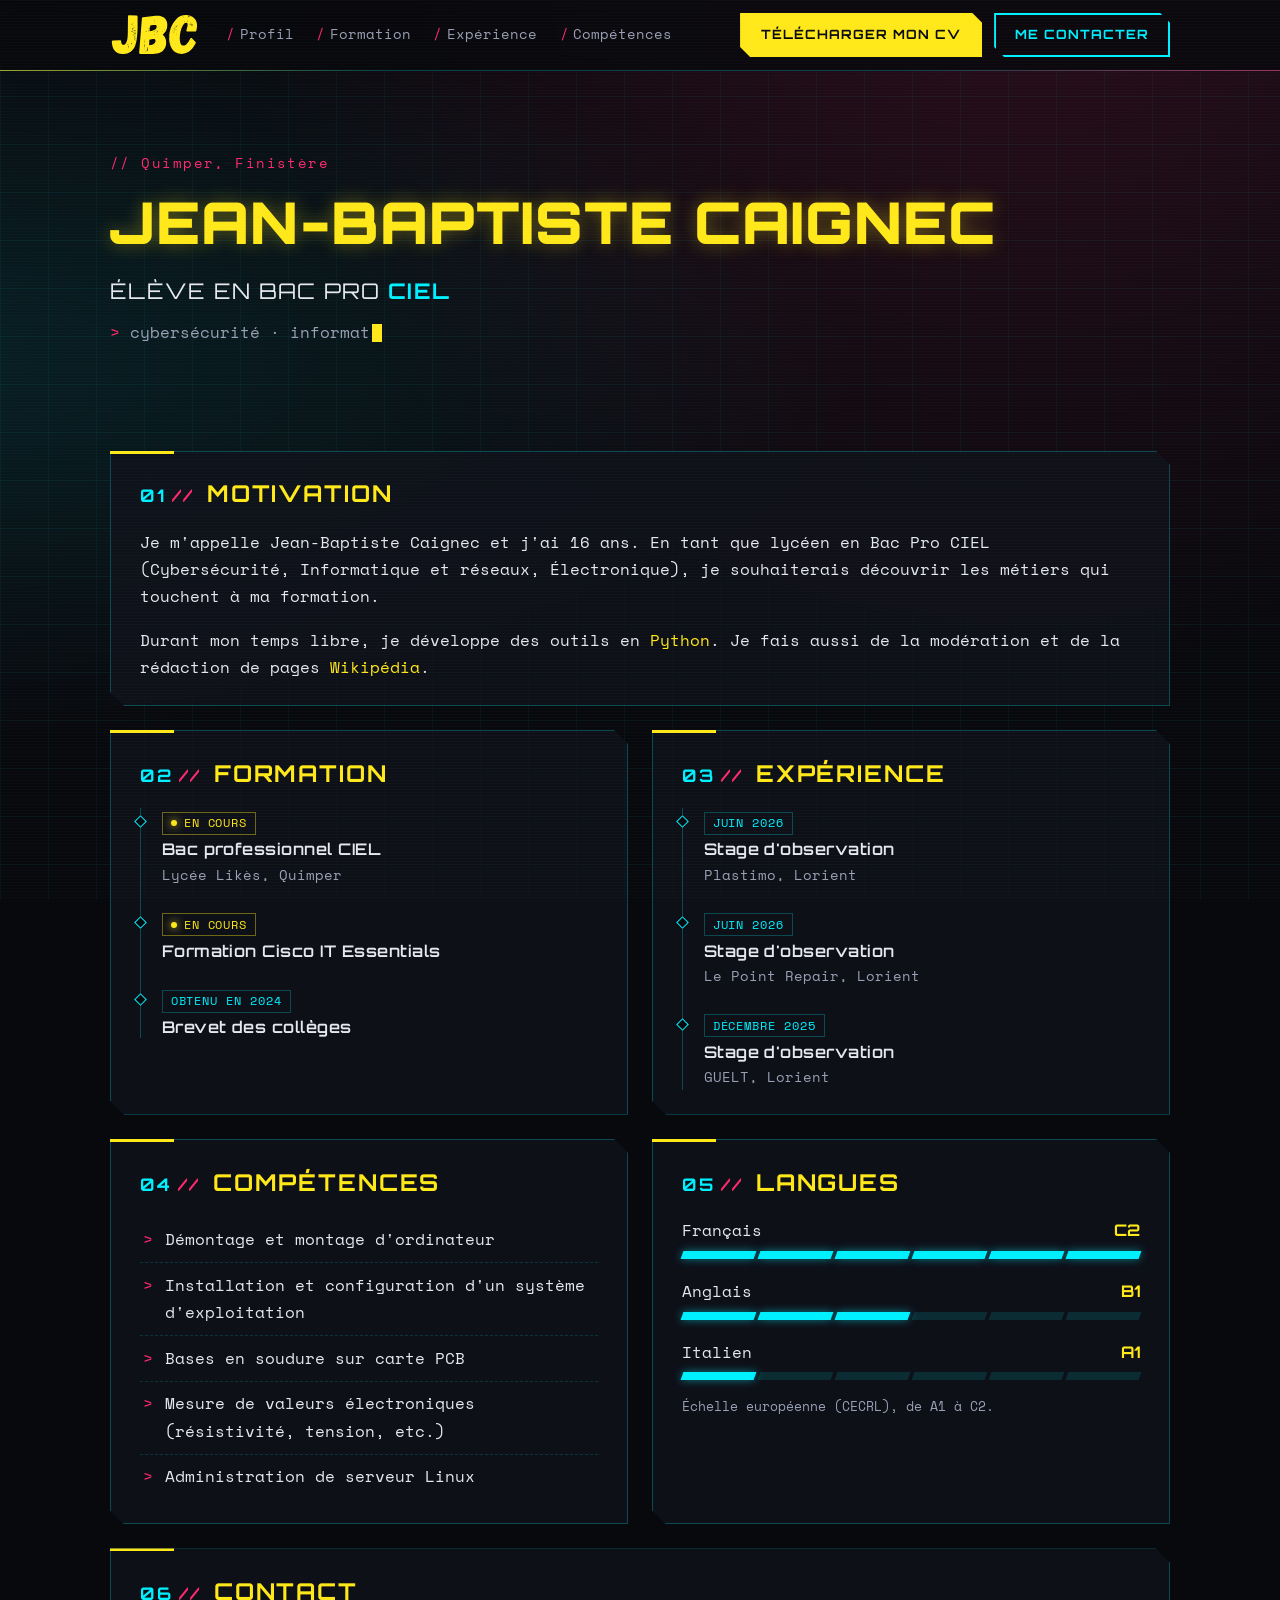
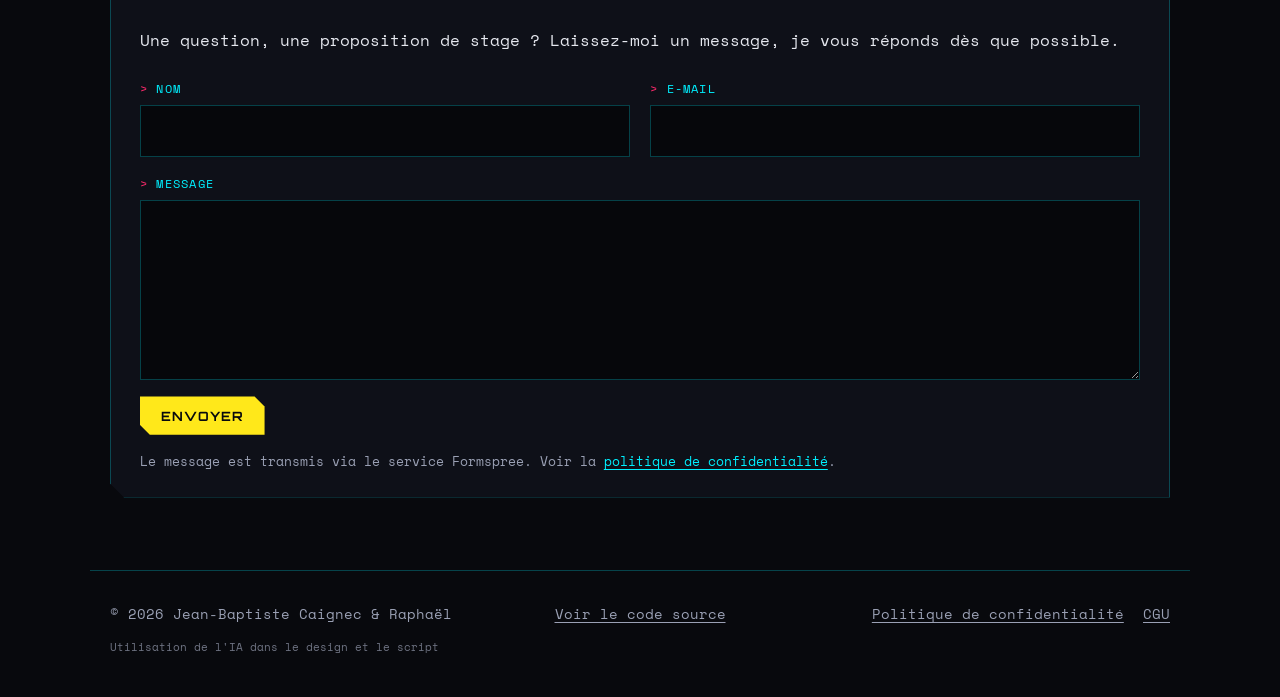
<file: index.html>
<!DOCTYPE html>
<html lang="fr">
<head>
<!--
  Bah alors ? Un peu trop curieux à ce que je vois ?

        .-"""-.
       / .===. \
       \/ 6 6 \/
       ( \___/ )
    ___ooo___ooo___
       je te vois
-->
<meta charset="utf-8">
<meta name="viewport" content="width=device-width, initial-scale=1">
<title>Jean-Baptiste Caignec - Élève Bac Pro CIEL à Quimper</title>
<meta name="description" content="Portfolio de Jean-Baptiste, élève en Bac Pro CIEL au Lycée Likès à Quimper.">
<meta name="author" content="Jean-Baptiste Caignec">
<link rel="canonical" href="https://caignec.eu/">
<link rel="icon" href="/assets/favicon.svg" type="image/svg+xml">
<meta name="theme-color" content="#08090d">
<meta name="color-scheme" content="dark">
<meta property="og:type" content="website">
<meta property="og:site_name" content="Jean-Baptiste Caignec">
<meta property="og:locale" content="fr_FR">
<meta property="og:url" content="https://caignec.eu/">
<meta property="og:title" content="Jean-Baptiste Caignec - Élève Bac Pro CIEL à Quimper">
<meta property="og:description" content="Élève en Bac Pro CIEL au Lycée Likès à Quimper.">
<meta name="twitter:card" content="summary">

<!-- Polices du site, préchargées : sans cela elles ne sont demandées qu'après le CSS. -->
<link rel="preload" href="/assets/polices/orbitron.woff2" as="font" type="font/woff2" crossorigin>
<link rel="preload" href="/assets/polices/space-mono.woff2" as="font" type="font/woff2" crossorigin>
<link rel="stylesheet" href="/style.css">
<script src="/script.js" defer></script>

<script type="application/ld+json">
{
  "@context": "https://schema.org",
  "@type": "Person",
  "name": "Jean-Baptiste Caignec",
  "url": "https://caignec.eu/",
  "jobTitle": "Élève en Bac Pro CIEL",
  "description": "Élève en Bac Pro CIEL au Lycée Likès à Quimper.",
  "alumniOf": {
    "@type": "EducationalOrganization",
    "name": "Lycée Likès",
    "address": {
      "@type": "PostalAddress",
      "addressLocality": "Quimper",
      "addressCountry": "FR"
    }
  },
  "knowsAbout": [
    "Electronique",
    "Réseaux informatiques",
    "Systèmes d'exploitation",
    "Python"
  ],
  "knowsLanguage": ["fr", "en", "it"]
}
</script>
</head>

<body>
  <a class="lien-evitement" href="#contenu">Aller au contenu</a>

  <header class="entete">
    <div class="entete-interieur">
      <a class="logo" href="/" aria-label="Jean-Baptiste Caignec, accueil"></a>
      <nav class="nav" aria-label="Sections">
        <a href="#profil">Profil</a>
        <a href="#formation">Formation</a>
        <a href="#experience">Expérience</a>
        <a href="#competences">Compétences</a>
      </nav>
      <div class="entete-actions">
        <a class="btn btn-primaire" href="/assets/CV_Jean-Baptiste_CAIGNEC.pdf" download>Télécharger mon CV</a>
        <a class="btn btn-secondaire" href="#contact">Me contacter</a>
      </div>
    </div>
  </header>

  <main id="contenu">
    <section class="hero" aria-labelledby="nom">
      <p class="surtitre">// Quimper, Finistère</p>
      <h1 id="nom" class="glitch" data-text="Jean-Baptiste Caignec">Jean-Baptiste Caignec</h1>
      <p class="hero-sous-titre">Élève en Bac Pro <strong>CIEL</strong></p>
      <p class="hero-ligne"><span class="invite">&gt;</span> <span class="tape" data-texte="cybersécurité · informatique &amp; réseaux · électronique">cybersécurité · informatique &amp; réseaux · électronique</span><span class="curseur" aria-hidden="true"></span></p>
    </section>

    <section id="profil" class="panneau panneau-large revele" aria-labelledby="titre-profil">
      <h2 id="titre-profil"><span class="index">01</span> Motivation</h2>
      <p>
        Je m'appelle Jean-Baptiste Caignec et j'ai 16 ans.
        En tant que lycéen en Bac Pro CIEL (Cybersécurité, Informatique et réseaux, Électronique),
        je souhaiterais découvrir les métiers qui touchent à ma formation.
      </p>
      <p>
        Durant mon temps libre, je développe des outils en <span class="surligne">Python</span>.
        Je fais aussi de la modération et de la rédaction de pages <span class="surligne">Wikipédia</span>.
      </p>
    </section>

    <div class="grille">
      <section id="formation" class="panneau revele" aria-labelledby="titre-formation">
        <h2 id="titre-formation"><span class="index">02</span> Formation</h2>
        <ul class="liste-chrono">
          <li>
            <span class="puce puce-active">En cours</span>
            <h3>Bac professionnel CIEL</h3>
            <p>Lycée Likès, Quimper</p>
          </li>
          <li>
            <span class="puce puce-active">En cours</span>
            <h3>Formation Cisco IT Essentials</h3>
          </li>
          <li>
            <span class="puce">Obtenu en 2024</span>
            <h3>Brevet des collèges</h3>
          </li>
        </ul>
      </section>

      <section id="experience" class="panneau revele" aria-labelledby="titre-experience">
        <h2 id="titre-experience"><span class="index">03</span> Expérience</h2>
        <ul class="liste-chrono">
          <li>
            <span class="puce"><time datetime="2026-06">Juin 2026</time></span>
            <h3>Stage d'observation</h3>
            <p>Plastimo, Lorient</p>
          </li>
          <li>
            <span class="puce"><time datetime="2026-06">Juin 2026</time></span>
            <h3>Stage d'observation</h3>
            <p>Le Point Repair, Lorient</p>
          </li>
          <li>
            <span class="puce"><time datetime="2025-12">Décembre 2025</time></span>
            <h3>Stage d'observation</h3>
            <p>GUELT, Lorient</p>
          </li>
        </ul>
      </section>

      <section id="competences" class="panneau revele" aria-labelledby="titre-competences">
        <h2 id="titre-competences"><span class="index">04</span> Compétences</h2>
        <ul class="liste-competences">
          <li>Démontage et montage d'ordinateur</li>
          <li>Installation et configuration d'un système d'exploitation</li>
          <li>Bases en soudure sur carte PCB</li>
          <li>Mesure de valeurs électroniques (résistivité, tension, etc.)</li>
          <li>Administration de serveur Linux</li>
        </ul>
      </section>

      <section id="langues" class="panneau revele" aria-labelledby="titre-langues">
        <h2 id="titre-langues"><span class="index">05</span> Langues</h2>
        <ul class="liste-langues">
          <li>
            <div class="langue-entete"><span>Français</span><span class="niveau">C2</span></div>
            <div class="jauge" role="img" aria-label="Niveau C2 sur l'échelle européenne, de A1 à C2">
              <i class="plein"></i><i class="plein"></i><i class="plein"></i><i class="plein"></i><i class="plein"></i><i class="plein"></i>
            </div>
          </li>
          <li>
            <div class="langue-entete"><span>Anglais</span><span class="niveau">B1</span></div>
            <div class="jauge" role="img" aria-label="Niveau B1 sur l'échelle européenne, de A1 à C2">
              <i class="plein"></i><i class="plein"></i><i class="plein"></i><i></i><i></i><i></i>
            </div>
          </li>
          <li>
            <div class="langue-entete"><span>Italien</span><span class="niveau">A1</span></div>
            <div class="jauge" role="img" aria-label="Niveau A1 sur l'échelle européenne, de A1 à C2">
              <i class="plein"></i><i></i><i></i><i></i><i></i><i></i>
            </div>
          </li>
        </ul>
        <p class="legende">Échelle européenne (CECRL), de A1 à C2.</p>
      </section>
    </div>

    <section id="contact" class="panneau panneau-large revele" aria-labelledby="titre-contact">
      <h2 id="titre-contact"><span class="index">06</span> Contact</h2>
      <p>Une question, une proposition de stage ? Laissez-moi un message, je vous réponds dès que possible.</p>

      <!-- L'adresse Formspree est injectée par nginx (variable FORMSPREE_ENDPOINT du .env). -->
      <form class="formulaire" action="__FORMSPREE_ENDPOINT__" method="POST">
        <div class="champ">
          <label for="f-nom">Nom</label>
          <input id="f-nom" name="nom" type="text" autocomplete="name" required maxlength="100">
        </div>
        <div class="champ">
          <label for="f-email">E-mail</label>
          <input id="f-email" name="email" type="email" autocomplete="email" required maxlength="200">
        </div>
        <div class="champ champ-large">
          <label for="f-message">Message</label>
          <textarea id="f-message" name="message" rows="6" required maxlength="5000"></textarea>
        </div>
        <!-- Pot de miel anti-spam : invisible pour les humains, rempli par les bots. -->
        <div class="pot-de-miel" aria-hidden="true">
          <label for="f-gotcha">Ne pas remplir</label>
          <input id="f-gotcha" name="_gotcha" type="text" tabindex="-1" autocomplete="off">
        </div>
        <input type="hidden" name="_subject" value="Nouveau message depuis caignec.eu">
        <div class="formulaire-pied">
          <button class="btn btn-primaire" type="submit">Envoyer</button>
          <p class="formulaire-statut" role="status" aria-live="polite"></p>
        </div>
        <p class="legende">
          Le message est transmis via le service Formspree.
          Voir la <a href="/confidentialite.html">politique de confidentialité</a>.
        </p>
      </form>
    </section>
  </main>

  <footer class="pied">
    <p>© <span class="annee">2026</span> Jean-Baptiste Caignec &amp; Raphaël</p>
    <a class="lien-source" href="https://github.com/raph-dot-img/portfolio_de_jb" rel="noopener">Voir le code source</a>
    <nav aria-label="Liens légaux">
      <a href="/confidentialite.html">Politique de confidentialité</a>
      <a href="/CGU.html">CGU</a>
    </nav>
    <p class="mention-ia">Utilisation de l'IA dans le design et le script</p>
  </footer>
</body>
</html>
</file>
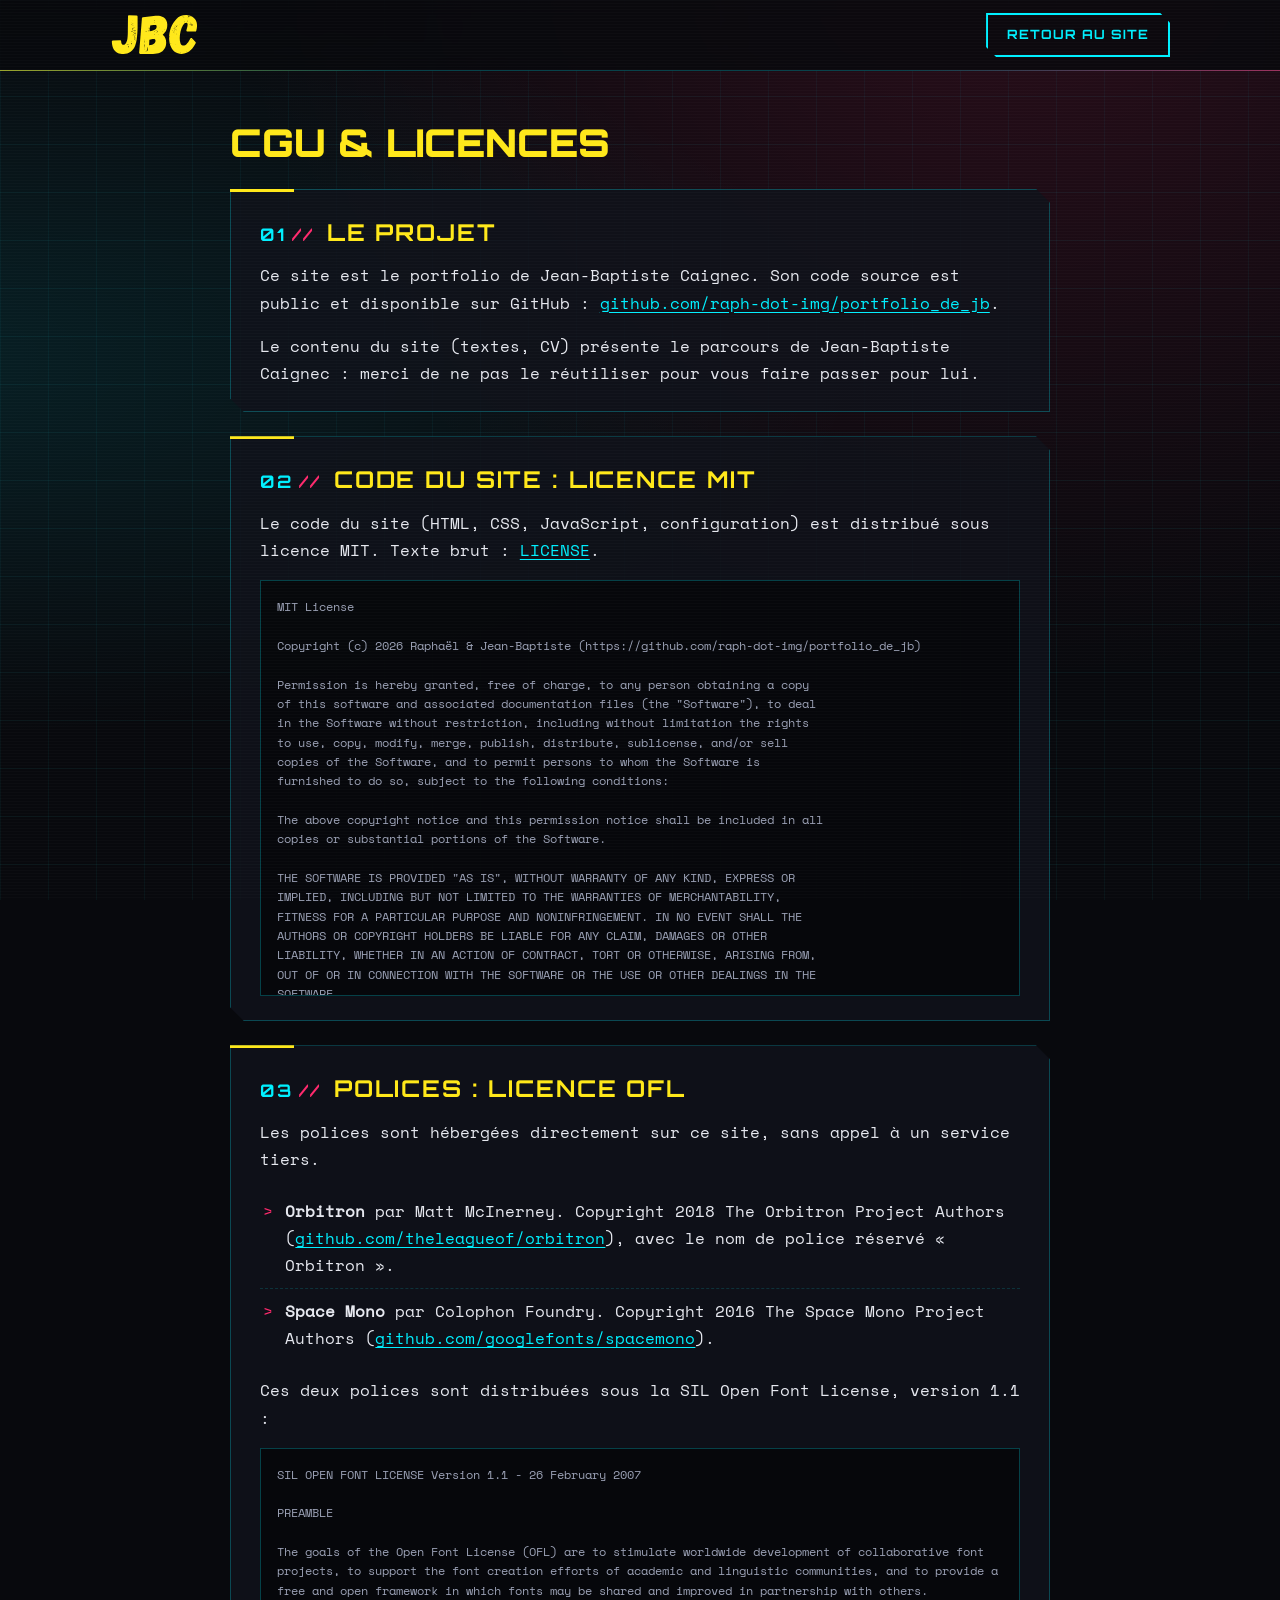
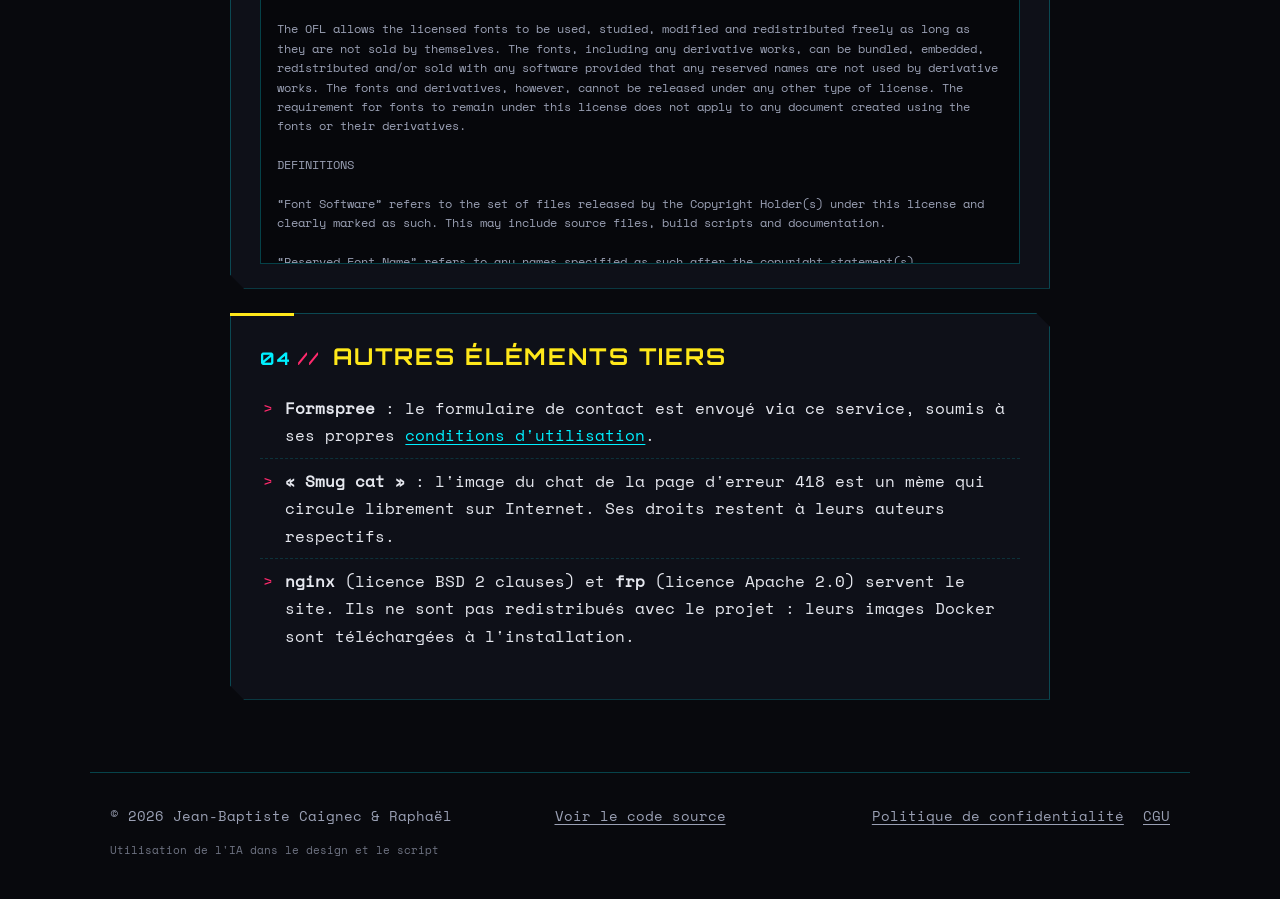
<file: CGU.html>
<!DOCTYPE html>
<html lang="fr">
<head>
<meta charset="utf-8">
<meta name="viewport" content="width=device-width, initial-scale=1">
<title>CGU et licences | Jean-Baptiste Caignec</title>
<meta name="description" content="Conditions d'utilisation et licences du site de Jean-Baptiste Caignec : code sous licence MIT, polices sous licence OFL.">
<link rel="canonical" href="https://caignec.eu/CGU.html">
<link rel="icon" href="/assets/favicon.svg" type="image/svg+xml">
<meta name="theme-color" content="#08090d">
<meta name="color-scheme" content="dark">
<link rel="preload" href="/assets/polices/orbitron.woff2" as="font" type="font/woff2" crossorigin>
<link rel="stylesheet" href="/style.css">
</head>

<body class="page-texte">
  <a class="lien-evitement" href="#contenu">Aller au contenu</a>

  <header class="entete">
    <div class="entete-interieur">
      <a class="logo" href="/" aria-label="Jean-Baptiste Caignec, accueil"></a>
      <div class="entete-actions">
        <a class="btn btn-secondaire" href="/">Retour au site</a>
      </div>
    </div>
  </header>

  <main id="contenu">
    <h1>CGU &amp; licences</h1>

    <section class="panneau panneau-large" aria-labelledby="titre-projet">
      <h2 id="titre-projet"><span class="index">01</span> Le projet</h2>
      <p>
        Ce site est le portfolio de Jean-Baptiste Caignec. Son code source est public et
        disponible sur GitHub :
        <a href="https://github.com/raph-dot-img/portfolio_de_jb" rel="noopener">github.com/raph-dot-img/portfolio_de_jb</a>.
      </p>
      <p>
        Le contenu du site (textes, CV) présente le parcours de Jean-Baptiste Caignec :
        merci de ne pas le réutiliser pour vous faire passer pour lui.
      </p>
    </section>

    <section class="panneau panneau-large" aria-labelledby="titre-mit">
      <h2 id="titre-mit"><span class="index">02</span> Code du site : licence MIT</h2>
      <p>
        Le code du site (HTML, CSS, JavaScript, configuration) est distribué sous licence MIT.
        Texte brut : <a href="/LICENSE">LICENSE</a>.
      </p>
      <pre class="texte-licence">MIT License

Copyright (c) 2026 Raphaël &amp; Jean-Baptiste (https://github.com/raph-dot-img/portfolio_de_jb)

Permission is hereby granted, free of charge, to any person obtaining a copy
of this software and associated documentation files (the &quot;Software&quot;), to deal
in the Software without restriction, including without limitation the rights
to use, copy, modify, merge, publish, distribute, sublicense, and/or sell
copies of the Software, and to permit persons to whom the Software is
furnished to do so, subject to the following conditions:

The above copyright notice and this permission notice shall be included in all
copies or substantial portions of the Software.

THE SOFTWARE IS PROVIDED &quot;AS IS&quot;, WITHOUT WARRANTY OF ANY KIND, EXPRESS OR
IMPLIED, INCLUDING BUT NOT LIMITED TO THE WARRANTIES OF MERCHANTABILITY,
FITNESS FOR A PARTICULAR PURPOSE AND NONINFRINGEMENT. IN NO EVENT SHALL THE
AUTHORS OR COPYRIGHT HOLDERS BE LIABLE FOR ANY CLAIM, DAMAGES OR OTHER
LIABILITY, WHETHER IN AN ACTION OF CONTRACT, TORT OR OTHERWISE, ARISING FROM,
OUT OF OR IN CONNECTION WITH THE SOFTWARE OR THE USE OR OTHER DEALINGS IN THE
SOFTWARE.</pre>
    </section>

    <section class="panneau panneau-large" aria-labelledby="titre-ofl">
      <h2 id="titre-ofl"><span class="index">03</span> Polices : licence OFL</h2>
      <p>Les polices sont hébergées directement sur ce site, sans appel à un service tiers.</p>
      <ul class="liste-competences">
        <li><strong>Orbitron</strong> par Matt McInerney. Copyright 2018 The Orbitron Project Authors (<a href="https://github.com/theleagueof/orbitron" rel="noopener">github.com/theleagueof/orbitron</a>), avec le nom de police réservé « Orbitron ».</li>
        <li><strong>Space Mono</strong> par Colophon Foundry. Copyright 2016 The Space Mono Project Authors (<a href="https://github.com/googlefonts/spacemono" rel="noopener">github.com/googlefonts/spacemono</a>).</li>
      </ul>
      <p>Ces deux polices sont distribuées sous la SIL Open Font License, version 1.1 :</p>
      <pre class="texte-licence">SIL OPEN FONT LICENSE Version 1.1 - 26 February 2007

PREAMBLE

The goals of the Open Font License (OFL) are to stimulate worldwide development of collaborative font projects, to support the font creation efforts of academic and linguistic communities, and to provide a free and open framework in which fonts may be shared and improved in partnership with others.

The OFL allows the licensed fonts to be used, studied, modified and redistributed freely as long as they are not sold by themselves. The fonts, including any derivative works, can be bundled, embedded, redistributed and/or sold with any software provided that any reserved names are not used by derivative works. The fonts and derivatives, however, cannot be released under any other type of license. The requirement for fonts to remain under this license does not apply to any document created using the fonts or their derivatives.

DEFINITIONS

“Font Software” refers to the set of files released by the Copyright Holder(s) under this license and clearly marked as such. This may include source files, build scripts and documentation.

“Reserved Font Name” refers to any names specified as such after the copyright statement(s).

“Original Version” refers to the collection of Font Software components as distributed by the Copyright Holder(s).

“Modified Version” refers to any derivative made by adding to, deleting, or substituting – in part or in whole – any of the components of the Original Version, by changing formats or by porting the Font Software to a new environment.

“Author” refers to any designer, engineer, programmer, technical writer or other person who contributed to the Font Software.

PERMISSION &amp; CONDITIONS

Permission is hereby granted, free of charge, to any person obtaining a copy of the Font Software, to use, study, copy, merge, embed, modify, redistribute, and sell modified and unmodified copies of the Font Software, subject to the following conditions:

1. Neither the Font Software nor any of its individual components, in Original or Modified Versions, may be sold by itself.
2. Original or Modified Versions of the Font Software may be bundled, redistributed and/or sold with any software, provided that each copy contains the above copyright notice and this license. These can be included either as stand-alone text files, human-readable headers or in the appropriate machine-readable metadata fields within text or binary files as long as those fields can be easily viewed by the user.
3. No Modified Version of the Font Software may use the Reserved Font Name(s) unless explicit written permission is granted by the corresponding Copyright Holder. This restriction only applies to the primary font name as presented to the users.
4. The name(s) of the Copyright Holder(s) or the Author(s) of the Font Software shall not be used to promote, endorse or advertise any Modified Version, except to acknowledge the contribution(s) of the Copyright Holder(s) and the Author(s) or with their explicit written permission.
5. The Font Software, modified or unmodified, in part or in whole, must be distributed entirely under this license, and must not be distributed under any other license. The requirement for fonts to remain under this license does not apply to any document created using the Font Software.

TERMINATION

This license becomes null and void if any of the above conditions are not met.

DISCLAIMER

THE FONT SOFTWARE IS PROVIDED “AS IS”, WITHOUT WARRANTY OF ANY KIND, EXPRESS OR IMPLIED, INCLUDING BUT NOT LIMITED TO ANY WARRANTIES OF MERCHANTABILITY, FITNESS FOR A PARTICULAR PURPOSE AND NONINFRINGEMENT OF COPYRIGHT, PATENT, TRADEMARK, OR OTHER RIGHT. IN NO EVENT SHALL THE COPYRIGHT HOLDER BE LIABLE FOR ANY CLAIM, DAMAGES OR OTHER LIABILITY, INCLUDING ANY GENERAL, SPECIAL, INDIRECT, INCIDENTAL, OR CONSEQUENTIAL DAMAGES, WHETHER IN AN ACTION OF CONTRACT, TORT OR OTHERWISE, ARISING FROM, OUT OF THE USE OR INABILITY TO USE THE FONT SOFTWARE OR FROM OTHER DEALINGS IN THE FONT SOFTWARE.</pre>
    </section>

    <section class="panneau panneau-large" aria-labelledby="titre-tiers">
      <h2 id="titre-tiers"><span class="index">04</span> Autres éléments tiers</h2>
      <ul class="liste-competences">
        <li><strong>Formspree</strong> : le formulaire de contact est envoyé via ce service, soumis à ses propres <a href="https://formspree.io/legal/terms-of-service" rel="noopener">conditions d'utilisation</a>.</li>
        <li><strong>« Smug cat »</strong> : l'image du chat de la page d'erreur 418 est un mème qui circule librement sur Internet. Ses droits restent à leurs auteurs respectifs.</li>
        <li><strong>nginx</strong> (licence BSD 2 clauses) et <strong>frp</strong> (licence Apache 2.0) servent le site. Ils ne sont pas redistribués avec le projet : leurs images Docker sont téléchargées à l'installation.</li>
      </ul>
    </section>
  </main>

  <footer class="pied">
    <p>© <span class="annee">2026</span> Jean-Baptiste Caignec &amp; Raphaël</p>
    <a class="lien-source" href="https://github.com/raph-dot-img/portfolio_de_jb" rel="noopener">Voir le code source</a>
    <nav aria-label="Liens légaux">
      <a href="/confidentialite.html">Politique de confidentialité</a>
      <a href="/CGU.html" aria-current="page">CGU</a>
    </nav>
    <p class="mention-ia">Utilisation de l'IA dans le design et le script</p>
  </footer>
</body>
</html>
</file>
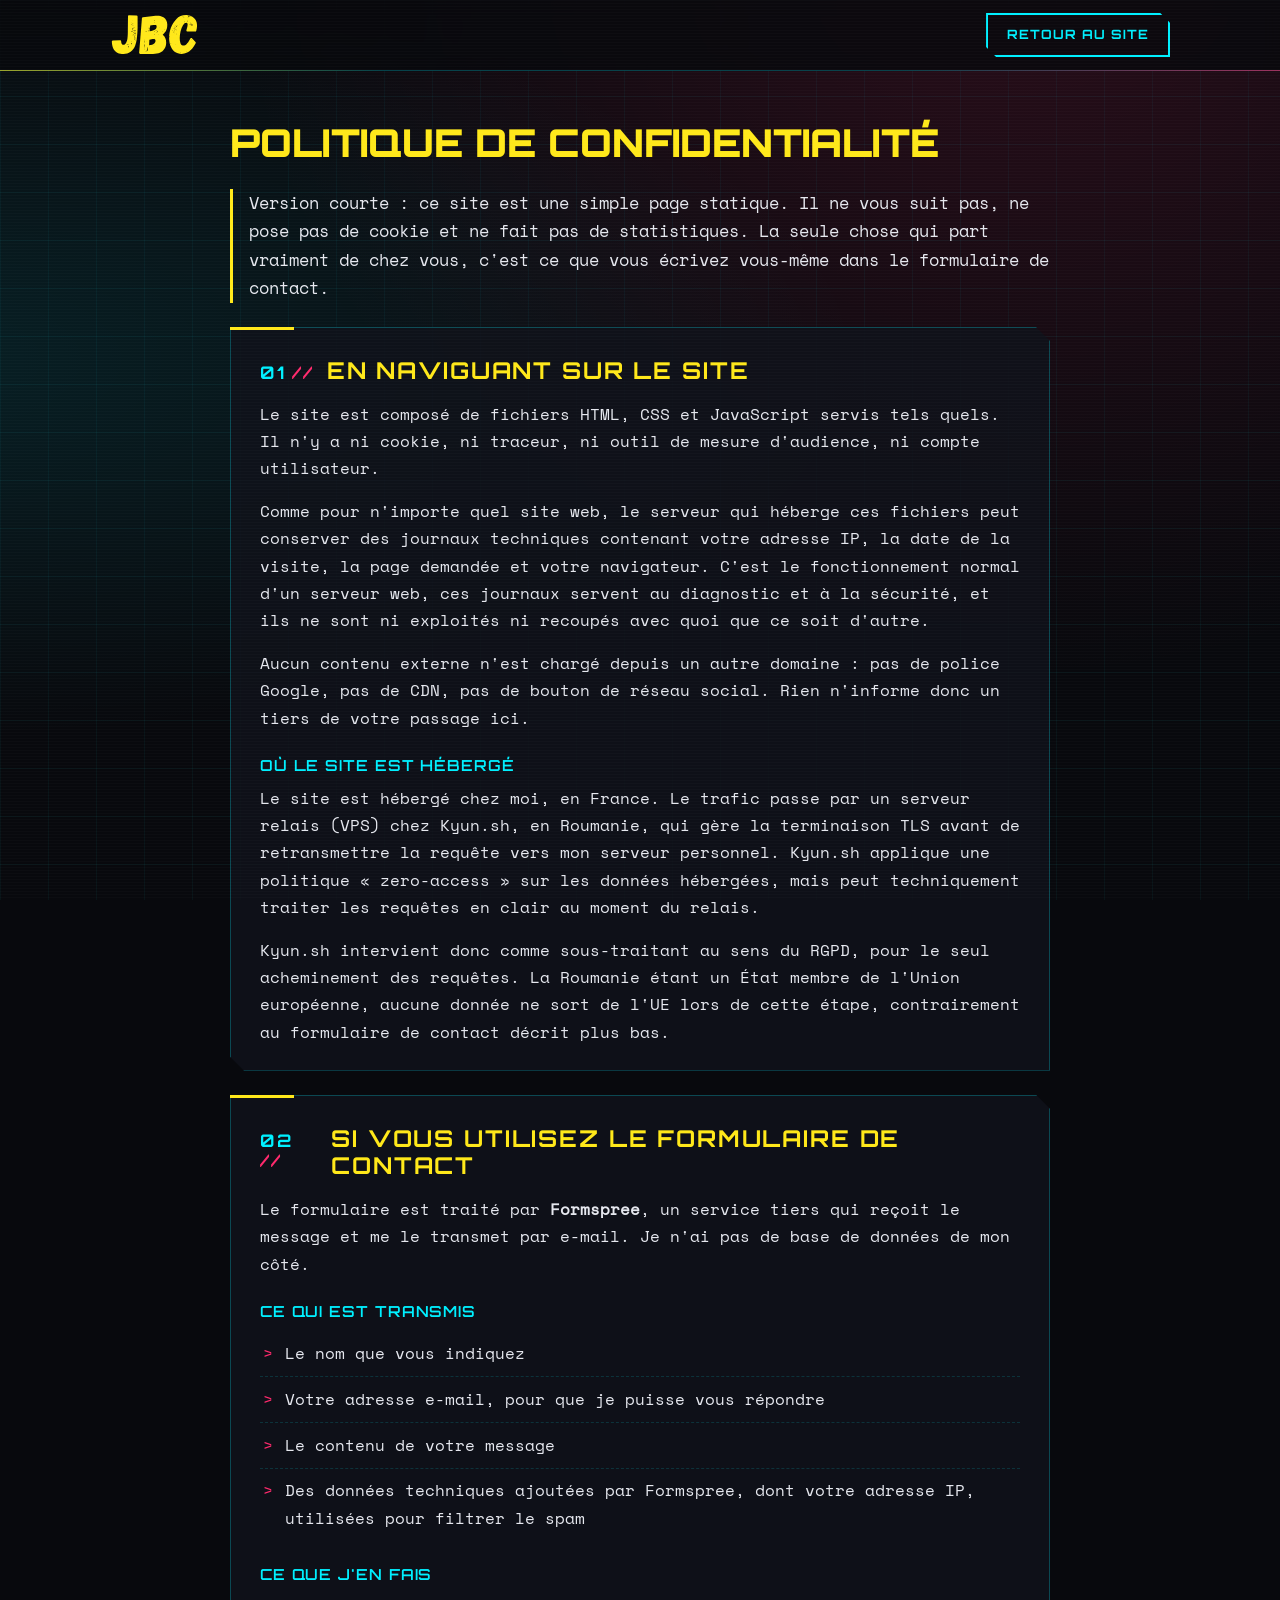
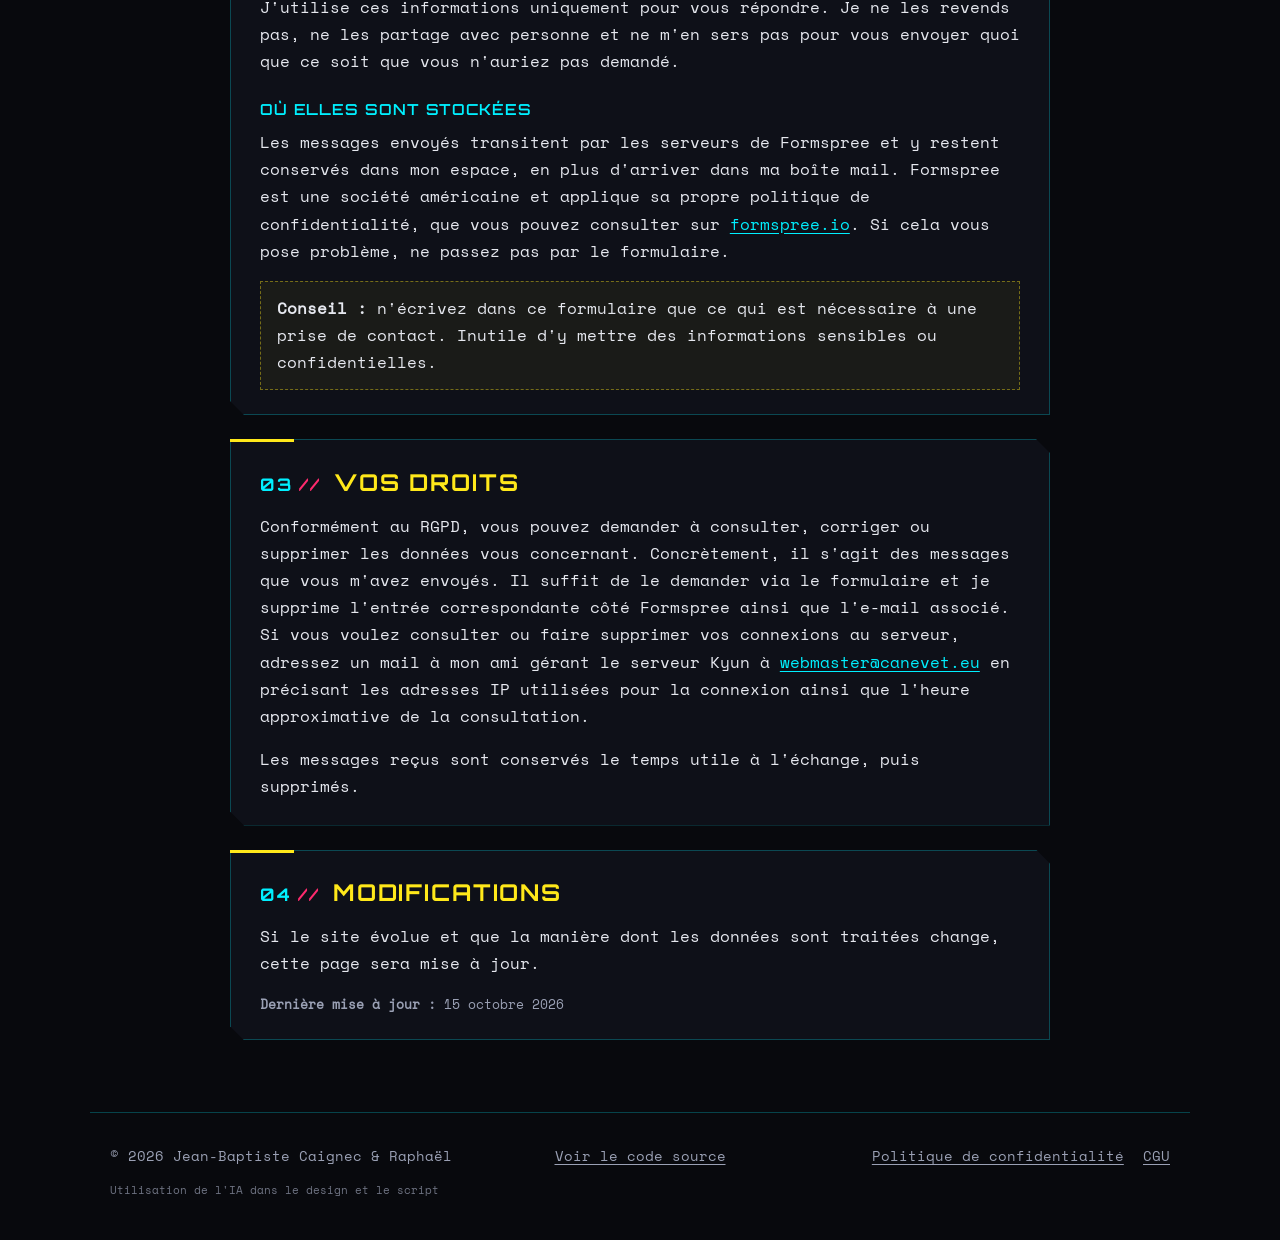
<file: confidentialite.html>
<!DOCTYPE html>
<html lang="fr">
<head>
<meta charset="utf-8">
<meta name="viewport" content="width=device-width, initial-scale=1">
<title>Politique de confidentialité | Jean-Baptiste Caignec</title>
<meta name="description" content="Politique de confidentialité du site de Jean-Baptiste Caignec : pas de cookie, pas de traceur, formulaire de contact via Formspree.">
<link rel="canonical" href="https://caignec.eu/confidentialite.html">
<link rel="icon" href="/assets/favicon.svg" type="image/svg+xml">
<meta name="theme-color" content="#08090d">
<meta name="color-scheme" content="dark">
<link rel="preload" href="/assets/polices/orbitron.woff2" as="font" type="font/woff2" crossorigin>
<link rel="stylesheet" href="/style.css">
</head>

<body class="page-texte">
  <a class="lien-evitement" href="#contenu">Aller au contenu</a>

  <header class="entete">
    <div class="entete-interieur">
      <a class="logo" href="/" aria-label="Jean-Baptiste Caignec, accueil"></a>
      <div class="entete-actions">
        <a class="btn btn-secondaire" href="/">Retour au site</a>
      </div>
    </div>
  </header>

  <main id="contenu">
    <h1>Politique de confidentialité</h1>

    <p class="chapo">
      Version courte : ce site est une simple page statique. Il ne vous suit pas, ne pose pas de cookie
      et ne fait pas de statistiques. La seule chose qui part vraiment de chez vous, c'est ce que vous
      écrivez vous-même dans le formulaire de contact.
    </p>

    <section class="panneau panneau-large" aria-labelledby="titre-navigation">
      <h2 id="titre-navigation"><span class="index">01</span> En naviguant sur le site</h2>
      <p>
        Le site est composé de fichiers HTML, CSS et JavaScript servis tels quels. Il n'y a ni cookie,
        ni traceur, ni outil de mesure d'audience, ni compte utilisateur.
      </p>
      <p>
        Comme pour n'importe quel site web, le serveur qui héberge ces fichiers peut conserver des
        journaux techniques contenant votre adresse IP, la date de la visite, la page demandée et votre
        navigateur. C'est le fonctionnement normal d'un serveur web, ces journaux servent au diagnostic
        et à la sécurité, et ils ne sont ni exploités ni recoupés avec quoi que ce soit d'autre.
      </p>
      <p>
        Aucun contenu externe n'est chargé depuis un autre domaine : pas de police Google, pas de CDN,
        pas de bouton de réseau social. Rien n'informe donc un tiers de votre passage ici.
      </p>

      <h3>Où le site est hébergé</h3>
      <p>
        Le site est hébergé chez moi, en France. Le trafic passe par un serveur relais (VPS) chez
        Kyun.sh, en Roumanie, qui gère la terminaison TLS avant de retransmettre la requête vers mon
        serveur personnel. Kyun.sh applique une politique « zero-access » sur les données hébergées,
        mais peut techniquement traiter les requêtes en clair au moment du relais.
      </p>
      <p>
        Kyun.sh intervient donc comme sous-traitant au sens du RGPD, pour le seul acheminement des
        requêtes. La Roumanie étant un État membre de l'Union européenne, aucune donnée ne sort de l'UE
        lors de cette étape, contrairement au formulaire de contact décrit plus bas.
      </p>
    </section>

    <section class="panneau panneau-large" aria-labelledby="titre-formulaire">
      <h2 id="titre-formulaire"><span class="index">02</span> Si vous utilisez le formulaire de contact</h2>
      <p>
        Le formulaire est traité par <strong>Formspree</strong>, un service tiers qui reçoit le message
        et me le transmet par e-mail. Je n'ai pas de base de données de mon côté.
      </p>

      <h3>Ce qui est transmis</h3>
      <ul class="liste-competences">
        <li>Le nom que vous indiquez</li>
        <li>Votre adresse e-mail, pour que je puisse vous répondre</li>
        <li>Le contenu de votre message</li>
        <li>Des données techniques ajoutées par Formspree, dont votre adresse IP, utilisées pour filtrer le spam</li>
      </ul>

      <h3>Ce que j'en fais</h3>
      <p>
        J'utilise ces informations uniquement pour vous répondre. Je ne les revends pas, ne les partage
        avec personne et ne m'en sers pas pour vous envoyer quoi que ce soit que vous n'auriez pas demandé.
      </p>

      <h3>Où elles sont stockées</h3>
      <p>
        Les messages envoyés transitent par les serveurs de Formspree et y restent conservés dans mon
        espace, en plus d'arriver dans ma boîte mail. Formspree est une société américaine et applique sa
        propre politique de confidentialité, que vous pouvez consulter sur
        <a href="https://formspree.io/legal/privacy-policy/" rel="noopener">formspree.io</a>.
        Si cela vous pose problème, ne passez pas par le formulaire.
      </p>
      <p class="encart">
        <strong>Conseil :</strong> n'écrivez dans ce formulaire que ce qui est nécessaire à une prise de
        contact. Inutile d'y mettre des informations sensibles ou confidentielles.
      </p>
    </section>

    <section class="panneau panneau-large" aria-labelledby="titre-droits">
      <h2 id="titre-droits"><span class="index">03</span> Vos droits</h2>
      <p>
        Conformément au RGPD, vous pouvez demander à consulter, corriger ou supprimer les données vous
        concernant. Concrètement, il s'agit des messages que vous m'avez envoyés. Il suffit de le demander
        via le formulaire et je supprime l'entrée correspondante côté Formspree ainsi que l'e-mail associé.
        Si vous voulez consulter ou faire supprimer vos connexions au serveur, adressez un mail à mon ami
        gérant le serveur Kyun à <a href="mailto:webmaster@canevet.eu">webmaster@canevet.eu</a> en précisant
        les adresses IP utilisées pour la connexion ainsi que l'heure approximative de la consultation.
      </p>
      <p>Les messages reçus sont conservés le temps utile à l'échange, puis supprimés.</p>
    </section>

    <section class="panneau panneau-large" aria-labelledby="titre-modifications">
      <h2 id="titre-modifications"><span class="index">04</span> Modifications</h2>
      <p>
        Si le site évolue et que la manière dont les données sont traitées change, cette page sera mise à jour.
      </p>
      <p class="legende"><strong>Dernière mise à jour :</strong> <time datetime="2026-10-15">15 octobre 2026</time></p>
    </section>
  </main>

  <footer class="pied">
    <p>© <span class="annee">2026</span> Jean-Baptiste Caignec &amp; Raphaël</p>
    <a class="lien-source" href="https://github.com/raph-dot-img/portfolio_de_jb" rel="noopener">Voir le code source</a>
    <nav aria-label="Liens légaux">
      <a href="/confidentialite.html" aria-current="page">Politique de confidentialité</a>
      <a href="/CGU.html">CGU</a>
    </nav>
    <p class="mention-ia">Utilisation de l'IA dans le design et le script</p>
  </footer>
</body>
</html>
</file>
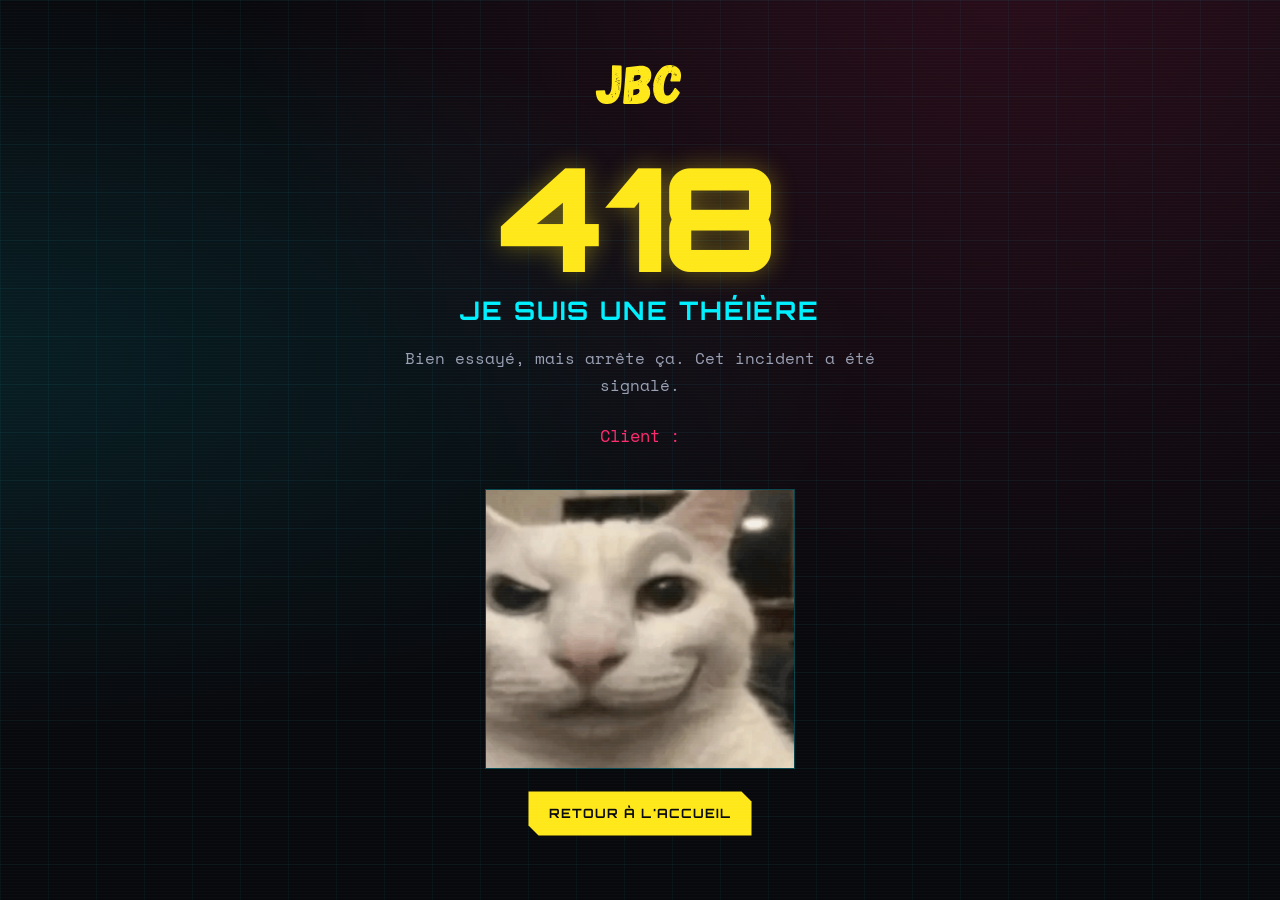
<file: erreurs/418.html>
<!DOCTYPE html>
<html lang="fr">
<head>
<meta charset="utf-8">
<meta name="viewport" content="width=device-width, initial-scale=1">
<meta name="robots" content="noindex">
<title>418 · Je suis une théière | Jean-Baptiste Caignec</title>
<link rel="icon" href="/assets/favicon.svg" type="image/svg+xml">
<meta name="theme-color" content="#08090d">
<link rel="stylesheet" href="/style.css">
</head>
<body class="page-erreur">
  <main class="erreur">
    <a class="logo" href="/" aria-label="Retour à l'accueil"></a>
    <p class="erreur-code glitch" data-text="418">418</p>
    <h1>Je suis une théière</h1>
    <p>Bien essayé, mais arrête ça. Cet incident a été signalé.</p>
    <!-- L'adresse est insérée par nginx (SSI) ou par serve.py en développement. -->
    <p class="erreur-ip">Client : <strong><!--# echo var="remote_addr" default="inconnu" --></strong></p>
    <img class="chat" src="/assets/smug_cat.gif" alt="Un chat blanc au sourire narquois" width="310" height="280">
    <a class="btn btn-primaire" href="/">Retour à l'accueil</a>
  </main>
</body>
</html>
</file>
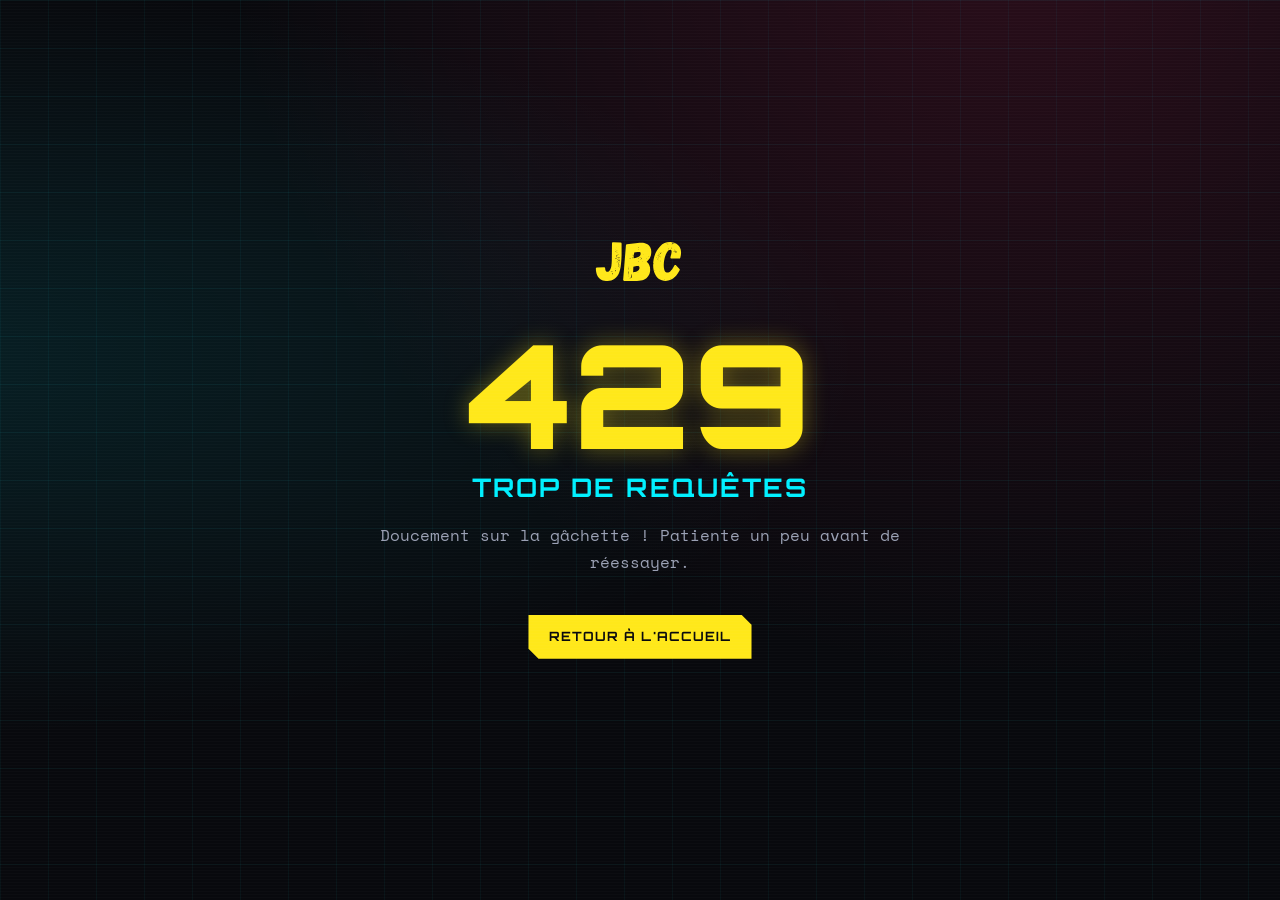
<file: erreurs/429.html>
<!DOCTYPE html>
<html lang="fr">
<head>
<meta charset="utf-8">
<meta name="viewport" content="width=device-width, initial-scale=1">
<meta name="robots" content="noindex">
<title>429 · Trop de requêtes | Jean-Baptiste Caignec</title>
<link rel="icon" href="/assets/favicon.svg" type="image/svg+xml">
<meta name="theme-color" content="#08090d">
<link rel="stylesheet" href="/style.css">
</head>
<body class="page-erreur">
  <main class="erreur">
    <a class="logo" href="/" aria-label="Retour à l'accueil"></a>
    <p class="erreur-code glitch" data-text="429">429</p>
    <h1>Trop de requêtes</h1>
    <p>Doucement sur la gâchette ! Patiente un peu avant de réessayer.</p>
    <a class="btn btn-primaire" href="/">Retour à l'accueil</a>
  </main>
</body>
</html>
</file>
<file: style.css>
/* ==========================================================================
   Portfolio de Jean-Baptiste Caignec : thème « cyberpunk » léger.
   Jaune néon (repris du favicon), cyan en accent, magenta pour les glitchs.
   Aucune ressource externe : polices auto-hébergées dans assets/polices/.
   ========================================================================== */

@font-face {
  font-family: "Orbitron";
  src: url("/assets/polices/orbitron.woff2") format("woff2");
  font-weight: 400 900; /* police variable */
  font-style: normal;
  font-display: swap;
}

@font-face {
  font-family: "Space Mono";
  src: url("/assets/polices/space-mono.woff2") format("woff2");
  font-weight: 400;
  font-style: normal;
  font-display: swap;
}

:root {
  --fond: #08090d;
  --fond-panneau: rgba(16, 18, 26, 0.86);
  --texte: #e6e8ef;
  --texte-doux: #9aa0b4;
  --jaune: #ffe81a;
  --cyan: #00f0ff;
  --magenta: #ff2a6d;
  --bordure: rgba(0, 240, 255, 0.25);
  --coin: 14px;
  --police-titre: "Orbitron", "Segoe UI", sans-serif;
  --police-texte: "Space Mono", ui-monospace, "Cascadia Mono", Consolas, monospace;
  --largeur: 1100px;
}

*,
*::before,
*::after {
  box-sizing: border-box;
}

html {
  scroll-behavior: smooth;
  scroll-padding-top: 6rem;
  -webkit-text-size-adjust: 100%;
}

body {
  margin: 0;
  min-height: 100vh;
  background-color: var(--fond);
  /* Quadrillage discret façon « grille de la ville » */
  background-image:
    linear-gradient(rgba(0, 240, 255, 0.045) 1px, transparent 1px),
    linear-gradient(90deg, rgba(0, 240, 255, 0.045) 1px, transparent 1px),
    radial-gradient(ellipse at 80% -10%, rgba(255, 42, 109, 0.14), transparent 55%),
    radial-gradient(ellipse at -10% 40%, rgba(0, 240, 255, 0.10), transparent 50%);
  background-size: 48px 48px, 48px 48px, 100% 100%, 100% 100%;
  background-attachment: fixed;
  color: var(--texte);
  font-family: var(--police-texte);
  font-size: 1rem;
  line-height: 1.7;
}

/* Lignes de balayage très légères par-dessus tout le site */
body::after {
  content: "";
  position: fixed;
  inset: 0;
  pointer-events: none;
  background: repeating-linear-gradient(
    to bottom,
    rgba(255, 255, 255, 0.018) 0 1px,
    transparent 1px 3px
  );
  z-index: 100;
}

h1,
h2,
h3 {
  font-family: var(--police-titre);
  line-height: 1.2;
  margin: 0;
}

p {
  margin: 0 0 1rem;
}

a {
  color: var(--cyan);
  text-underline-offset: 3px;
}

a:hover {
  color: var(--jaune);
}

:focus-visible {
  outline: 2px solid var(--jaune);
  outline-offset: 3px;
}

::selection {
  background: var(--jaune);
  color: var(--fond);
}

.lien-evitement {
  position: absolute;
  left: 1rem;
  top: -3rem;
  z-index: 200;
  padding: 0.5rem 1rem;
  background: var(--jaune);
  color: var(--fond);
}

.lien-evitement:focus {
  top: 1rem;
}

/* --------------------------------------------------------------------------
   Logo : le SVG (lettres noires) sert de masque, coloré en jaune par le CSS.
   -------------------------------------------------------------------------- */
.logo {
  display: block;
  flex: none;
  width: 92px;
  height: 42px;
  background: var(--jaune);
  -webkit-mask: url("/assets/logo_nobg.svg") center / 100% auto no-repeat;
  mask: url("/assets/logo_nobg.svg") center / 100% auto no-repeat;
  filter: drop-shadow(0 0 6px rgba(255, 232, 26, 0.45));
  transition: background-color 0.2s;
}

.logo:hover {
  background: var(--cyan);
}

/* --------------------------------------------------------------------------
   Boutons : coin coupé, typo Orbitron.
   -------------------------------------------------------------------------- */
.btn {
  display: inline-flex;
  align-items: center;
  justify-content: center;
  gap: 0.5rem;
  padding: 0.7rem 1.3rem;
  border: 0;
  font-family: var(--police-titre);
  font-size: 0.8rem;
  font-weight: 700;
  letter-spacing: 0.08em;
  text-transform: uppercase;
  text-decoration: none;
  white-space: nowrap;
  cursor: pointer;
  clip-path: polygon(0 0, calc(100% - 10px) 0, 100% 10px, 100% 100%, 10px 100%, 0 calc(100% - 10px));
  transition: transform 0.15s, background-color 0.15s, color 0.15s;
}

.btn:hover {
  transform: translate(-1px, -1px);
}

.btn:active {
  transform: translate(1px, 1px);
}

.btn-primaire {
  background: var(--jaune);
  color: var(--fond);
}

.btn-primaire:hover {
  background: var(--cyan);
  color: var(--fond);
}

.btn-secondaire {
  /* Bordure simulée : le clip-path couperait une vraie bordure */
  box-shadow: inset 0 0 0 2px var(--cyan);
  background: transparent;
  color: var(--cyan);
}

.btn-secondaire:hover {
  background: var(--cyan);
  color: var(--fond);
}

.btn[disabled] {
  opacity: 0.6;
  cursor: wait;
}

/* --------------------------------------------------------------------------
   En-tête
   -------------------------------------------------------------------------- */
.entete {
  position: sticky;
  top: 0;
  z-index: 50;
  background: rgba(8, 9, 13, 0.82);
  -webkit-backdrop-filter: blur(8px);
  backdrop-filter: blur(8px);
  border-bottom: 1px solid var(--bordure);
}

.entete::after {
  /* Fin liseré jaune-magenta sous l'en-tête */
  content: "";
  position: absolute;
  left: 0;
  right: 0;
  bottom: -1px;
  height: 1px;
  background: linear-gradient(90deg, var(--jaune), transparent 30%, transparent 70%, var(--magenta));
  opacity: 0.6;
}

.entete-interieur {
  max-width: var(--largeur);
  margin: 0 auto;
  padding: 0.8rem 1.25rem;
  display: flex;
  align-items: center;
  gap: 1.5rem;
}

.nav {
  display: flex;
  gap: 1.4rem;
  margin-right: auto;
  font-size: 0.85rem;
}

.nav a {
  color: var(--texte-doux);
  text-decoration: none;
}

.nav a::before {
  content: "/";
  color: var(--magenta);
  margin-right: 0.3rem;
}

.nav a:hover {
  color: var(--jaune);
}

.entete-actions {
  display: flex;
  gap: 0.75rem;
  margin-left: auto;
}

/* --------------------------------------------------------------------------
   Contenu principal
   -------------------------------------------------------------------------- */
main {
  max-width: var(--largeur);
  margin: 0 auto;
  padding: 0 1.25rem 3rem;
}

.hero {
  padding: 5rem 0 4rem;
}

.surtitre {
  color: var(--magenta);
  font-size: 0.9rem;
  letter-spacing: 0.1em;
  margin-bottom: 0.8rem;
}

.hero h1 {
  font-size: clamp(2.2rem, 5vw, 3.6rem);
  font-weight: 900;
  text-transform: uppercase;
  letter-spacing: 0.02em;
  color: var(--jaune);
  text-shadow: 0 0 18px rgba(255, 232, 26, 0.35);
  margin-bottom: 1rem;
  overflow-wrap: anywhere;
}

.hero-sous-titre {
  font-family: var(--police-titre);
  font-size: clamp(1rem, 2.4vw, 1.35rem);
  letter-spacing: 0.06em;
  text-transform: uppercase;
  margin-bottom: 0.6rem;
}

.hero-sous-titre strong {
  color: var(--cyan);
}

.hero-ligne {
  color: var(--texte-doux);
  min-height: 1.7em;
}

.invite {
  color: var(--magenta);
}

.curseur {
  display: inline-block;
  width: 0.6em;
  height: 1.1em;
  margin-left: 2px;
  vertical-align: -0.2em;
  background: var(--jaune);
  animation: clignote 1s steps(1) infinite;
}

@keyframes clignote {
  50% {
    opacity: 0;
  }
}

/* Effet glitch : uniquement au survol, pour rester sobre */
.glitch {
  position: relative;
}

.glitch::before,
.glitch::after {
  content: attr(data-text);
  position: absolute;
  inset: 0;
  opacity: 0;
  pointer-events: none;
}

.glitch::before {
  color: var(--cyan);
  text-shadow: none;
}

.glitch::after {
  color: var(--magenta);
  text-shadow: none;
}

.glitch:hover::before {
  opacity: 0.8;
  animation: glitch-a 0.4s steps(2) infinite;
}

.glitch:hover::after {
  opacity: 0.8;
  animation: glitch-b 0.4s steps(2) infinite;
}

@keyframes glitch-a {
  0% { transform: translate(-3px, 1px); clip-path: inset(10% 0 60% 0); }
  50% { transform: translate(3px, -1px); clip-path: inset(55% 0 20% 0); }
  100% { transform: translate(-2px, 0); clip-path: inset(30% 0 45% 0); }
}

@keyframes glitch-b {
  0% { transform: translate(3px, -1px); clip-path: inset(65% 0 5% 0); }
  50% { transform: translate(-3px, 1px); clip-path: inset(5% 0 75% 0); }
  100% { transform: translate(2px, 0); clip-path: inset(40% 0 30% 0); }
}

/* --------------------------------------------------------------------------
   Panneaux de section
   -------------------------------------------------------------------------- */
.grille {
  display: grid;
  grid-template-columns: repeat(2, minmax(0, 1fr));
  gap: 1.5rem;
  margin: 1.5rem 0;
}

.panneau {
  position: relative;
  padding: 1.8rem 1.8rem 1.5rem;
  background: var(--fond-panneau);
  border: 1px solid var(--bordure);
  clip-path: polygon(0 0, calc(100% - var(--coin)) 0, 100% var(--coin), 100% 100%, var(--coin) 100%, 0 calc(100% - var(--coin)));
}

.panneau::before {
  /* Petit trait jaune en haut à gauche, comme une étiquette */
  content: "";
  position: absolute;
  top: -1px;
  left: -1px;
  width: 64px;
  height: 3px;
  background: var(--jaune);
}

.panneau-large {
  margin: 1.5rem 0;
}

.panneau h2 {
  display: flex;
  align-items: baseline;
  gap: 0.8rem;
  font-size: clamp(1.1rem, 2.6vw, 1.45rem);
  font-weight: 700;
  letter-spacing: 0.08em;
  text-transform: uppercase;
  color: var(--jaune);
  margin-bottom: 1.3rem;
}

.panneau h2 .index {
  font-size: 0.75em;
  color: var(--cyan);
}

.panneau h2 .index::after {
  content: " //";
  color: var(--magenta);
}

.panneau h3 {
  font-size: 1rem;
  font-weight: 600;
  letter-spacing: 0.03em;
  color: var(--texte);
  margin: 0.3rem 0 0.2rem;
}

.panneau p:last-child {
  margin-bottom: 0;
}

.surligne {
  color: var(--jaune);
}

/* Listes chronologiques (formation, expérience) */
.liste-chrono {
  list-style: none;
  margin: 0;
  padding: 0;
  border-left: 1px solid var(--bordure);
}

.liste-chrono li {
  position: relative;
  padding: 0 0 1.4rem 1.3rem;
}

.liste-chrono li:last-child {
  padding-bottom: 0;
}

.liste-chrono li::before {
  content: "";
  position: absolute;
  left: -5px;
  top: 0.55rem;
  width: 9px;
  height: 9px;
  background: var(--fond);
  border: 1px solid var(--cyan);
  transform: rotate(45deg);
}

.liste-chrono p {
  color: var(--texte-doux);
  font-size: 0.9rem;
  margin: 0;
}

.puce {
  display: inline-block;
  padding: 0.05rem 0.5rem;
  font-size: 0.72rem;
  letter-spacing: 0.08em;
  text-transform: uppercase;
  color: var(--cyan);
  border: 1px solid var(--bordure);
}

.puce-active {
  color: var(--jaune);
  border-color: rgba(255, 232, 26, 0.4);
}

.puce-active::before {
  content: "";
  display: inline-block;
  width: 6px;
  height: 6px;
  margin-right: 0.45rem;
  vertical-align: 0.1em;
  border-radius: 50%;
  background: var(--jaune);
  box-shadow: 0 0 8px var(--jaune);
  animation: pulse 1.8s ease-in-out infinite;
}

@keyframes pulse {
  50% {
    opacity: 0.3;
  }
}

/* Compétences */
.liste-competences {
  list-style: none;
  margin: 0;
  padding: 0;
}

.liste-competences li {
  position: relative;
  padding: 0.55rem 0 0.55rem 1.6rem;
  border-bottom: 1px dashed rgba(0, 240, 255, 0.15);
}

.liste-competences li:last-child {
  border-bottom: 0;
}

.liste-competences li::before {
  content: ">";
  position: absolute;
  left: 0.2rem;
  color: var(--magenta);
}

/* Langues : jauge en 6 segments (A1 à C2) */
.liste-langues {
  list-style: none;
  margin: 0 0 1rem;
  padding: 0;
}

.liste-langues li + li {
  margin-top: 1.2rem;
}

.langue-entete {
  display: flex;
  justify-content: space-between;
  margin-bottom: 0.4rem;
}

.niveau {
  font-family: var(--police-titre);
  font-weight: 700;
  color: var(--jaune);
}

.jauge {
  display: grid;
  grid-template-columns: repeat(6, 1fr);
  gap: 4px;
}

.jauge i {
  height: 8px;
  background: rgba(0, 240, 255, 0.12);
  transform: skewX(-20deg);
}

.jauge i.plein {
  background: var(--cyan);
  box-shadow: 0 0 8px rgba(0, 240, 255, 0.5);
}

.legende {
  font-size: 0.8rem;
  color: var(--texte-doux);
}

/* --------------------------------------------------------------------------
   Formulaire de contact
   -------------------------------------------------------------------------- */
.formulaire {
  display: grid;
  grid-template-columns: repeat(2, minmax(0, 1fr));
  gap: 1rem 1.25rem;
  margin-top: 1.5rem;
}

.champ {
  display: flex;
  flex-direction: column;
  gap: 0.35rem;
}

.champ-large,
.formulaire-pied,
.formulaire .legende {
  grid-column: 1 / -1;
}

.champ label {
  font-size: 0.78rem;
  letter-spacing: 0.1em;
  text-transform: uppercase;
  color: var(--cyan);
}

.champ label::before {
  content: "> ";
  color: var(--magenta);
}

.champ input,
.champ textarea {
  width: 100%;
  padding: 0.75rem 0.9rem;
  background: rgba(5, 6, 9, 0.85);
  color: var(--texte);
  border: 1px solid var(--bordure);
  border-radius: 0;
  font: inherit;
  font-size: 0.95rem;
  caret-color: var(--jaune);
  transition: border-color 0.15s, box-shadow 0.15s;
}

.champ textarea {
  resize: vertical;
  min-height: 9rem;
}

.champ input:focus,
.champ textarea:focus {
  outline: none;
  border-color: var(--jaune);
  box-shadow: 0 0 0 1px var(--jaune), 0 0 14px rgba(255, 232, 26, 0.18);
}

.pot-de-miel {
  position: absolute;
  left: -10000px;
  width: 1px;
  height: 1px;
  overflow: hidden;
}

.formulaire-pied {
  display: flex;
  align-items: center;
  flex-wrap: wrap;
  gap: 1rem;
}

.formulaire-statut {
  margin: 0;
  font-size: 0.9rem;
}

.formulaire-statut.ok {
  color: var(--cyan);
}

.formulaire-statut.erreur {
  color: var(--magenta);
}

/* --------------------------------------------------------------------------
   Pied de page
   -------------------------------------------------------------------------- */
.pied {
  max-width: var(--largeur);
  margin: 0 auto;
  padding: 2rem 1.25rem 2.5rem;
  border-top: 1px solid var(--bordure);
  /* Trois colonnes : copyright, code source au centre, liens légaux */
  display: grid;
  grid-template-columns: 1fr auto 1fr;
  align-items: center;
  gap: 0.8rem 1.5rem;
  font-size: 0.85rem;
  color: var(--texte-doux);
}

.pied p {
  margin: 0;
}

.pied nav {
  display: flex;
  flex-wrap: wrap;
  justify-content: flex-end;
  gap: 1.2rem;
}

.lien-source {
  text-align: center;
}

.pied a {
  color: var(--texte-doux);
}

.pied a:hover {
  color: var(--jaune);
}

.mention-ia {
  grid-column: 1 / -1;
  font-size: 0.68rem;
  opacity: 0.7;
}

/* Apparition douce des panneaux au défilement (activée par script.js) */
.js .revele {
  opacity: 0;
  transform: translateY(16px);
  transition: opacity 0.6s ease, transform 0.6s ease;
}

.js .revele.visible {
  opacity: 1;
  transform: none;
}

/* --------------------------------------------------------------------------
   Pages secondaires (CGU) et pages d'erreur
   -------------------------------------------------------------------------- */
.page-texte main {
  max-width: 860px;
  padding-top: 3rem;
}

.page-texte h1 {
  font-size: clamp(1.6rem, 4.5vw, 2.4rem);
  font-weight: 900;
  text-transform: uppercase;
  color: var(--jaune);
  margin-bottom: 1.5rem;
}

.page-texte .panneau h2 {
  margin-bottom: 1rem;
}

.page-texte .panneau h3 {
  margin: 1.6rem 0 0.6rem;
  color: var(--cyan);
  font-size: 0.95rem;
  letter-spacing: 0.06em;
  text-transform: uppercase;
}

.page-texte .liste-competences {
  margin-bottom: 1rem;
}

.chapo {
  margin-bottom: 1.5rem;
  padding-left: 1rem;
  border-left: 3px solid var(--jaune);
  font-size: 1.05rem;
}

.encart {
  padding: 0.8rem 1rem;
  border: 1px dashed rgba(255, 232, 26, 0.4);
  background: rgba(255, 232, 26, 0.05);
}

.texte-licence {
  margin: 1rem 0 0;
  padding: 1rem;
  max-height: 26rem;
  overflow: auto;
  background: rgba(5, 6, 9, 0.85);
  border: 1px solid var(--bordure);
  font-family: var(--police-texte);
  font-size: 0.78rem;
  line-height: 1.55;
  white-space: pre-wrap;
  color: var(--texte-doux);
}

.page-erreur {
  display: flex;
  flex-direction: column;
}

.erreur {
  flex: 1;
  display: flex;
  flex-direction: column;
  align-items: center;
  justify-content: center;
  text-align: center;
  gap: 0.4rem;
  padding: 3rem 1.25rem;
}

.erreur .logo {
  margin-bottom: 2rem;
}

.erreur-code {
  margin: 0;
  font-family: var(--police-titre);
  font-size: clamp(4.5rem, 22vw, 9rem);
  font-weight: 900;
  line-height: 1;
  color: var(--jaune);
  text-shadow: 0 0 24px rgba(255, 232, 26, 0.35);
}

.erreur h1 {
  font-size: clamp(1.1rem, 4vw, 1.6rem);
  text-transform: uppercase;
  letter-spacing: 0.08em;
  color: var(--cyan);
  margin-bottom: 0.8rem;
}

.erreur p:not(.erreur-code):not(.erreur-ip) {
  max-width: 34rem;
  color: var(--texte-doux);
}

.erreur .btn {
  margin-top: 1rem;
}

.erreur-ip {
  font-size: 1.05rem;
  color: var(--magenta);
}

.erreur-ip strong {
  color: var(--jaune);
}

.chat {
  display: block;
  width: min(310px, 80vw);
  height: auto;
  margin-top: 1rem;
  border: 1px solid var(--bordure);
}

/* --------------------------------------------------------------------------
   Terminal caché (easter egg) : créé par script.js, touches T et 7 / è / `
   -------------------------------------------------------------------------- */
.terminal-voile {
  position: fixed;
  inset: 0;
  z-index: 300;
  display: flex;
  align-items: center;
  justify-content: center;
  padding: 1rem;
  background: rgba(4, 5, 8, 0.72);
}

.terminal-voile[hidden] {
  display: none;
}

.terminal {
  display: flex;
  flex-direction: column;
  width: min(760px, 100%);
  height: min(480px, 100%);
  background: rgba(5, 6, 9, 0.96);
  border: 1px solid var(--bordure);
  box-shadow: 0 0 0 1px rgba(255, 42, 109, 0.12), 0 18px 50px rgba(0, 0, 0, 0.6);
  clip-path: polygon(0 0, calc(100% - var(--coin)) 0, 100% var(--coin), 100% 100%, 0 100%);
  animation: terminal-ouverture 0.18s ease-out;
}

@keyframes terminal-ouverture {
  from { opacity: 0; transform: scale(0.97); }
  to { opacity: 1; transform: none; }
}

.terminal-barre {
  display: flex;
  align-items: center;
  gap: 6px;
  padding: 0.45rem 0.8rem;
  border-bottom: 1px solid var(--bordure);
  font-size: 0.75rem;
  color: var(--texte-doux);
}

.terminal-barre span {
  width: 9px;
  height: 9px;
  border-radius: 50%;
  background: var(--magenta);
}

.terminal-barre span:nth-child(2) {
  background: var(--jaune);
}

.terminal-barre span:nth-child(3) {
  background: var(--cyan);
}

.terminal-barre em {
  font-style: normal;
  margin-left: auto;
}

.terminal-fermer {
  margin-left: 0.8rem;
  padding: 0 0.3rem;
  border: 0;
  background: none;
  color: var(--texte-doux);
  font: inherit;
  font-size: 1rem;
  line-height: 1;
  cursor: pointer;
}

.terminal-fermer:hover,
.terminal-fermer:focus-visible {
  color: var(--magenta);
}

.terminal-corps {
  flex: 1;
  overflow: auto;
  padding: 0.8rem 1rem 1rem;
  font-size: 0.85rem;
  line-height: 1.55;
  color: var(--texte);
  cursor: text;
}

.terminal-sortie {
  margin: 0;
  font: inherit;
  white-space: pre-wrap;
  overflow-wrap: anywhere;
}

.terminal-sortie .ascii {
  display: block;
  overflow-x: auto;
  white-space: pre;
}

.terminal-sortie .logo-ascii {
  color: var(--jaune);
}

.terminal-sortie .erreur-cmd {
  color: var(--magenta);
}

.terminal-sortie .fichier {
  color: var(--cyan);
}

.terminal-invite {
  color: var(--jaune);
}

.terminal-ligne {
  display: flex;
  gap: 0.6ch;
}

.terminal-ligne input {
  flex: 1;
  min-width: 0;
  padding: 0;
  border: 0;
  outline: none;
  background: none;
  color: var(--cyan);
  font: inherit;
  caret-color: var(--jaune);
}

/* Faux kernel panic (rm -rf /) : il ne reste que l'écran noir */
.panique body > :not(.ecran-panique) {
  display: none;
}

.panique body {
  background: #000;
}

.panique body::after {
  display: none;
}

.ecran-panique {
  margin: 0;
  padding: 1rem;
  min-height: 100vh;
  background: #000;
  color: #d8d8d8;
  font-family: var(--police-texte);
  font-size: 0.8rem;
  line-height: 1.5;
  white-space: pre-wrap;
  overflow-wrap: anywhere;
}

/* --------------------------------------------------------------------------
   Responsive
   -------------------------------------------------------------------------- */
@media (max-width: 900px) {
  .nav {
    display: none;
  }

  .hero {
    padding: 3.5rem 0 2.5rem;
  }
}

@media (max-width: 720px) {
  .pied {
    grid-template-columns: 1fr;
    justify-items: center;
    text-align: center;
  }

  .pied nav {
    justify-content: center;
  }

  .grille,
  .formulaire {
    grid-template-columns: 1fr;
  }

  .panneau {
    padding: 1.5rem 1.2rem 1.3rem;
  }
}

@media (max-width: 520px) {
  .entete-interieur {
    flex-wrap: wrap;
    justify-content: space-between;
    gap: 0.7rem;
    padding: 0.7rem 1rem;
  }

  .logo {
    width: 74px;
    height: 34px;
  }

  .entete-actions {
    gap: 0.5rem;
  }

  .btn {
    padding: 0.6rem 0.8rem;
    font-size: 0.66rem;
    letter-spacing: 0.04em;
  }

  main {
    padding: 0 1rem 2rem;
  }

  .hero h1 {
    font-size: clamp(1.7rem, 9vw, 2.2rem);
  }
}

@media (max-width: 380px) {
  .entete-actions {
    width: 100%;
  }

  .entete-actions .btn {
    flex: 1;
    min-width: 0;
    padding: 0.6rem 0.5rem;
    white-space: normal;
    text-align: center;
  }
}

/* Moins d'animations pour qui le demande */
@media (prefers-reduced-motion: reduce) {
  html {
    scroll-behavior: auto;
  }

  *,
  *::before,
  *::after {
    animation: none !important;
    transition: none !important;
  }

  .js .revele {
    opacity: 1;
    transform: none;
  }
}
</file>
